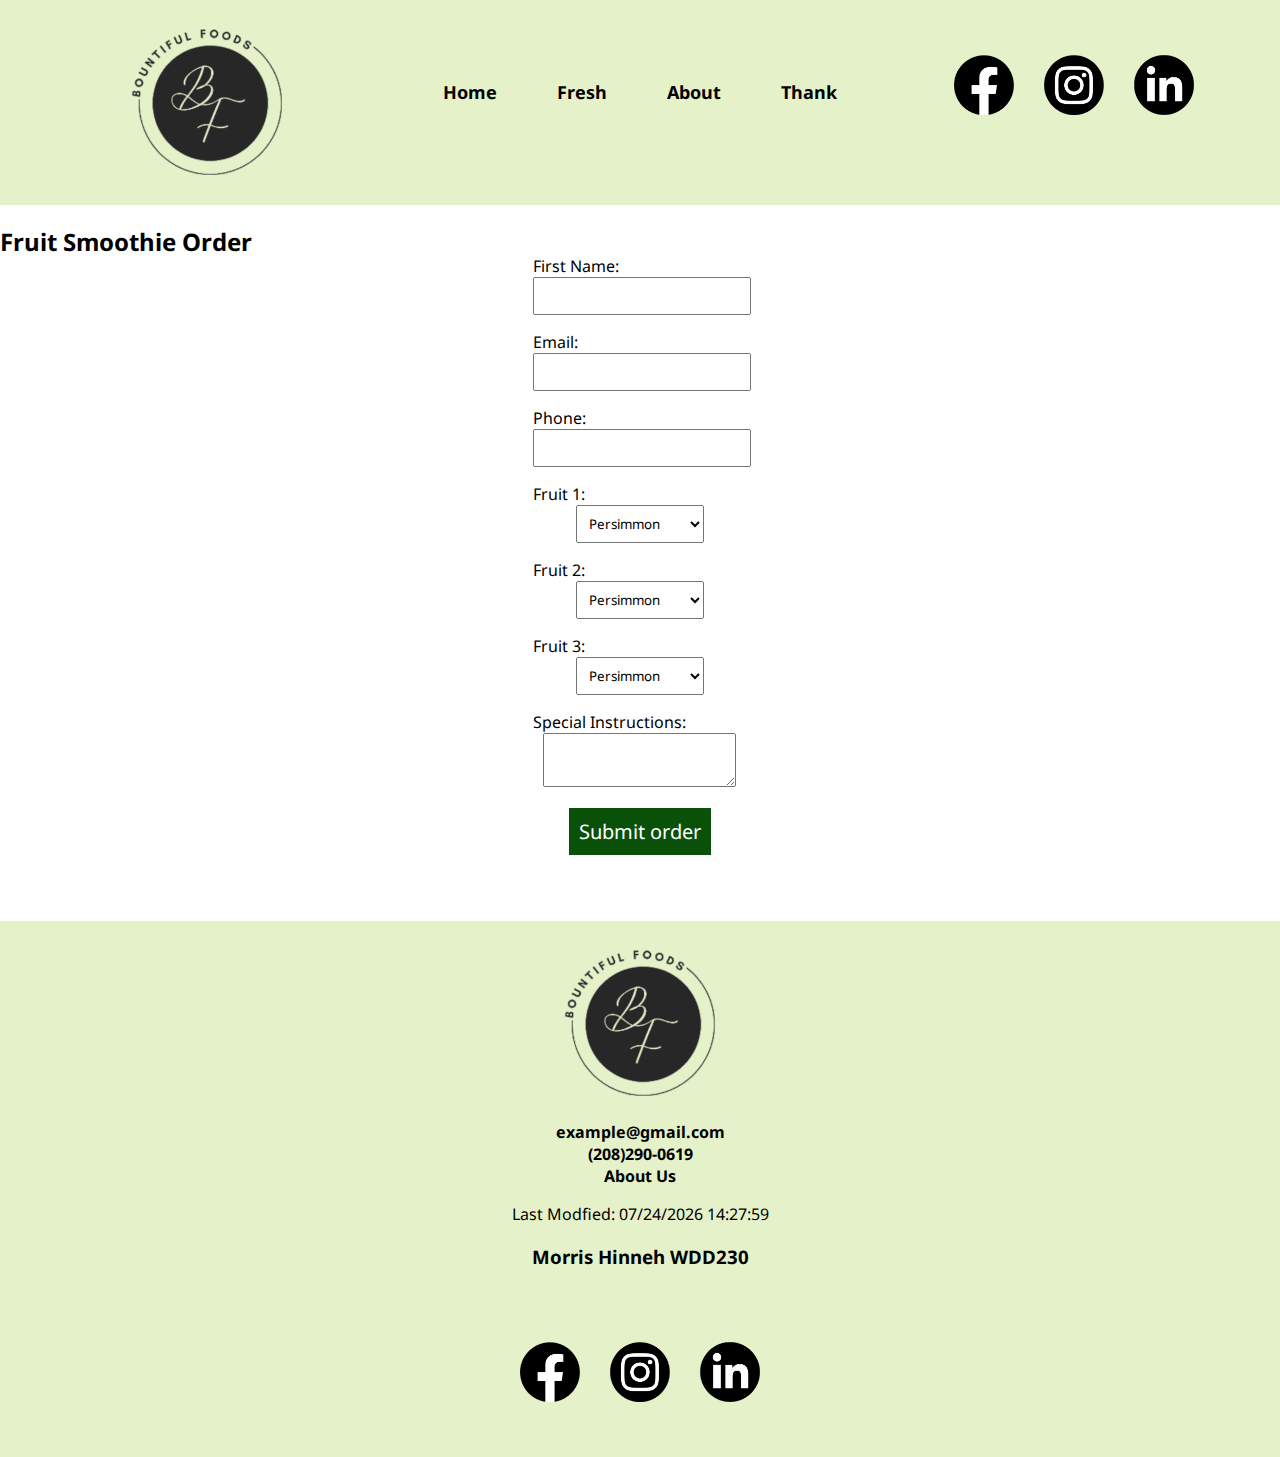
<file: fresh.html>
<!DOCTYPE html>
<html lang="en">
<head>
    <meta charset="UTF-8">
    <meta http-equiv="X-UA-Compatible" content="IE=edge">
    <meta name="viewport" content="width=device-width, initial-scale=1.0">
    <title>Bountiful Foods - Fresh</title>
    <link rel="stylesheet" href="styles/main.css">
  <script src="./scripts/fresh.js" defer></script>
</head>
<body>
    <header>
        <a id="logo-container" href="index.html"><img src="images/logo.png" alt="Logo" id="logo"></a>
        <nav>
            <a href="index.html">Home</a>
            <a href="fresh.html">Fresh</a>
            <a href="about.html">About</a>
            <a href="thankyou.html">Thank</a>
            
        </nav>
        <div id="socials">
            <a href="https://www.facebook.com/"><img src="images/facebook-logo.png" alt="Facebook"></a>
            <a href="https://www.instagram.com/"><img src="images/instagram-logo.png" alt="Instagram"></a>
            <a href="https://www.linkedin.com/"><img src="images/linkedin-logo.png" alt="LinkedIn"></a>
        </div>
        <a id="hamburger" href="#">&#8801;</a>
        <a id="close" href="#">&#10005;</a>
    </header>
    <main>
        <h2>Fruit Smoothie Order</h2>
	    <form id="order-form" method="get" action="thankyou.html">
	    		<label for="first-name">First Name:</label>
	    		<input type="text" id="first-name" name="first-name" required>
	    		<label for="email">Email:</label>
	    		<input type="email" id="email" name="email" required>
	    		<label for="phone">Phone:</label>
	    		<input type="tel" id="phone" name="phone" required>
	    		<label for="fruits1">Fruit 1:</label>
	    		<select id="fruits1" name="fruit" required></select>
	    		<label for="fruits2">Fruit 2:</label>
	    		<select id="fruits2" name="fruit" required></select>
	    		<label for="fruits3">Fruit 3:</label>
	    		<select id="fruits3" name="fruit" required></select>
	    		<label for="special-instructions">Special Instructions:</label>
	    		<textarea id="special-instructions" name="special-instructions"></textarea>
	    	<input type="submit" value="Submit order"/>
	    </form>
        <div>
            <h3 id="output"></h3>
        </div>    
        
    </main>
    <footer>
        <a id="logo-container" href="index.html"><img src="images/logo.png" alt="Logo" id="logo"></a>
        <a href="mailto:example@gmail.com">example@gmail.com</a>
        <a href="tel:2082900619">(208)290-0619</a>
        <a href="about.html">About Us</a>
        <p>Last Modfied: <span id="lastModified"></span></p>
        <h3>Morris Hinneh WDD230</h3>
        <div id="socials">
            <a href="https://www.facebook.com/"><img src="images/facebook-logo.png" alt="Facebook"></a>
            <a href="https://www.instagram.com/"><img src="images/instagram-logo.png" alt="Instagram"></a>
            <a href="https://www.linkedin.com/"><img src="images/linkedin-logo.png" alt="LinkedIn"></a>
        </div>
    </footer>
</body>
</html>
</file>
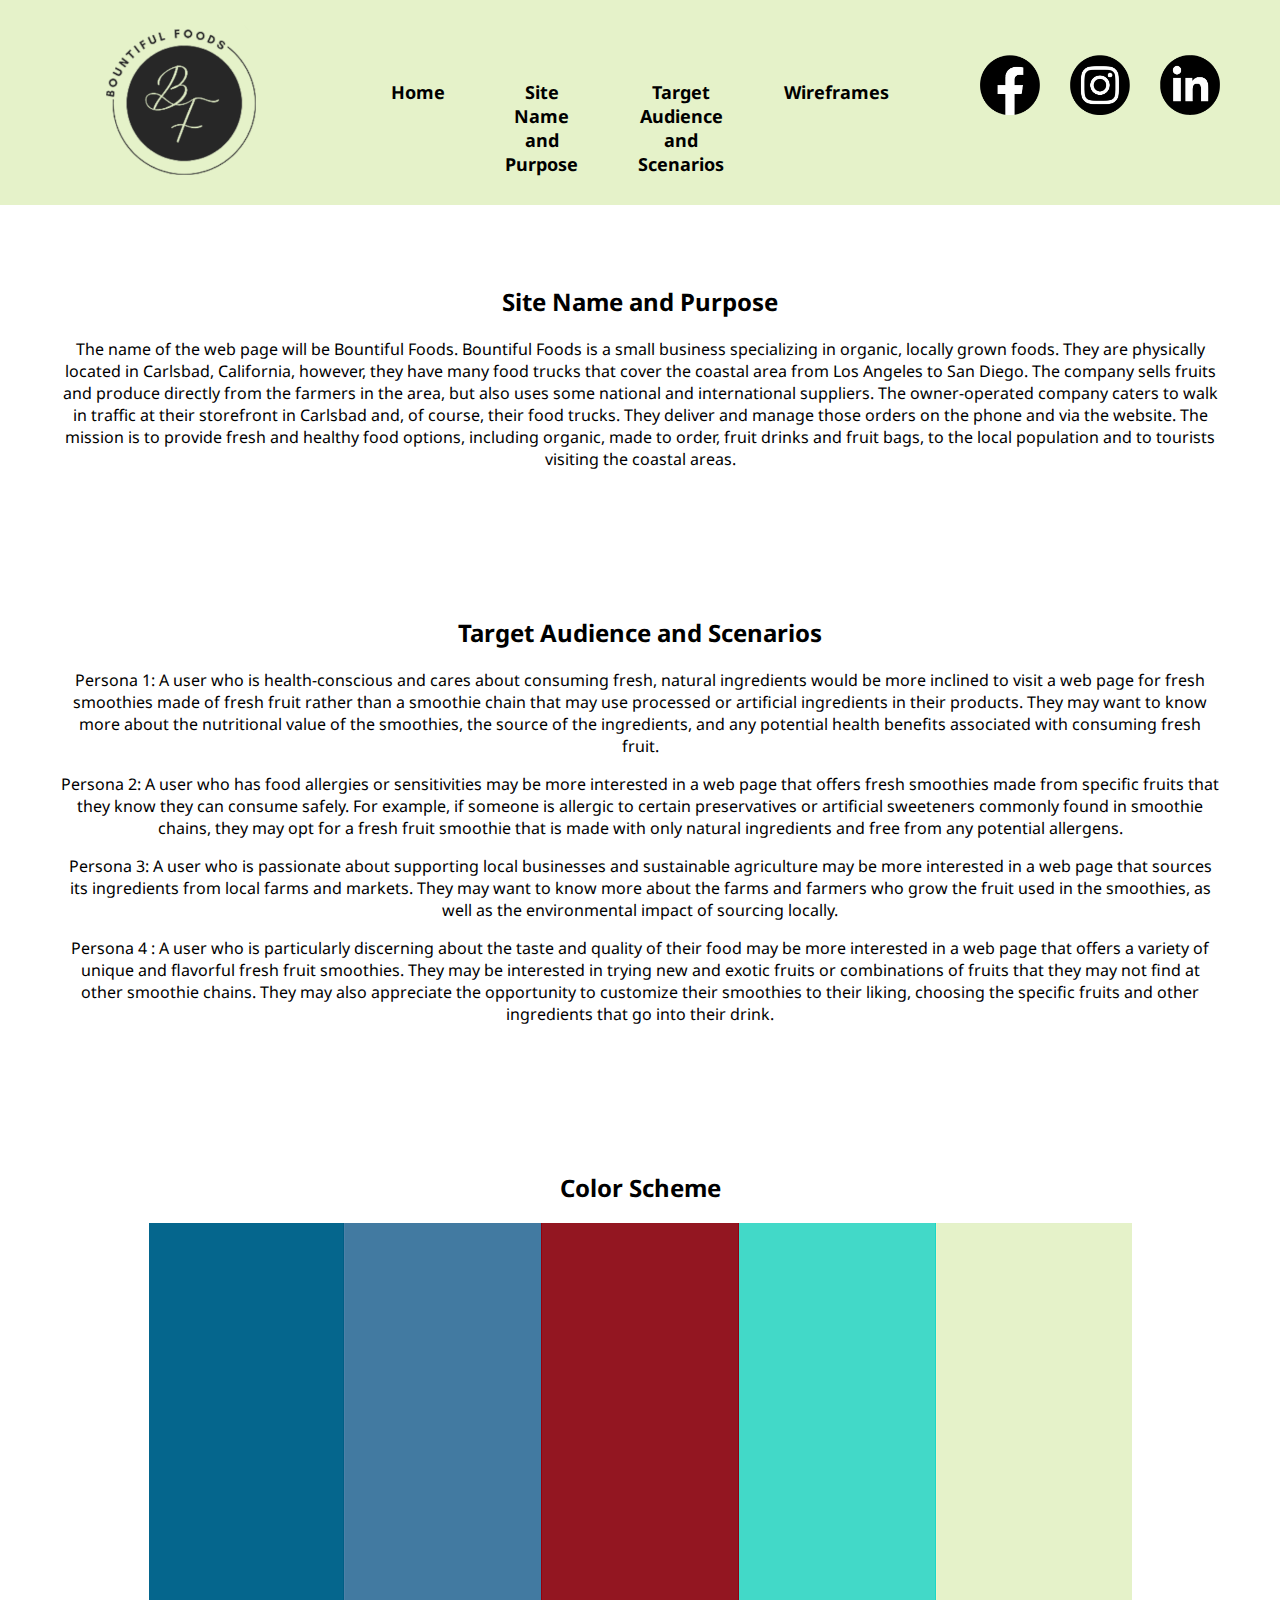
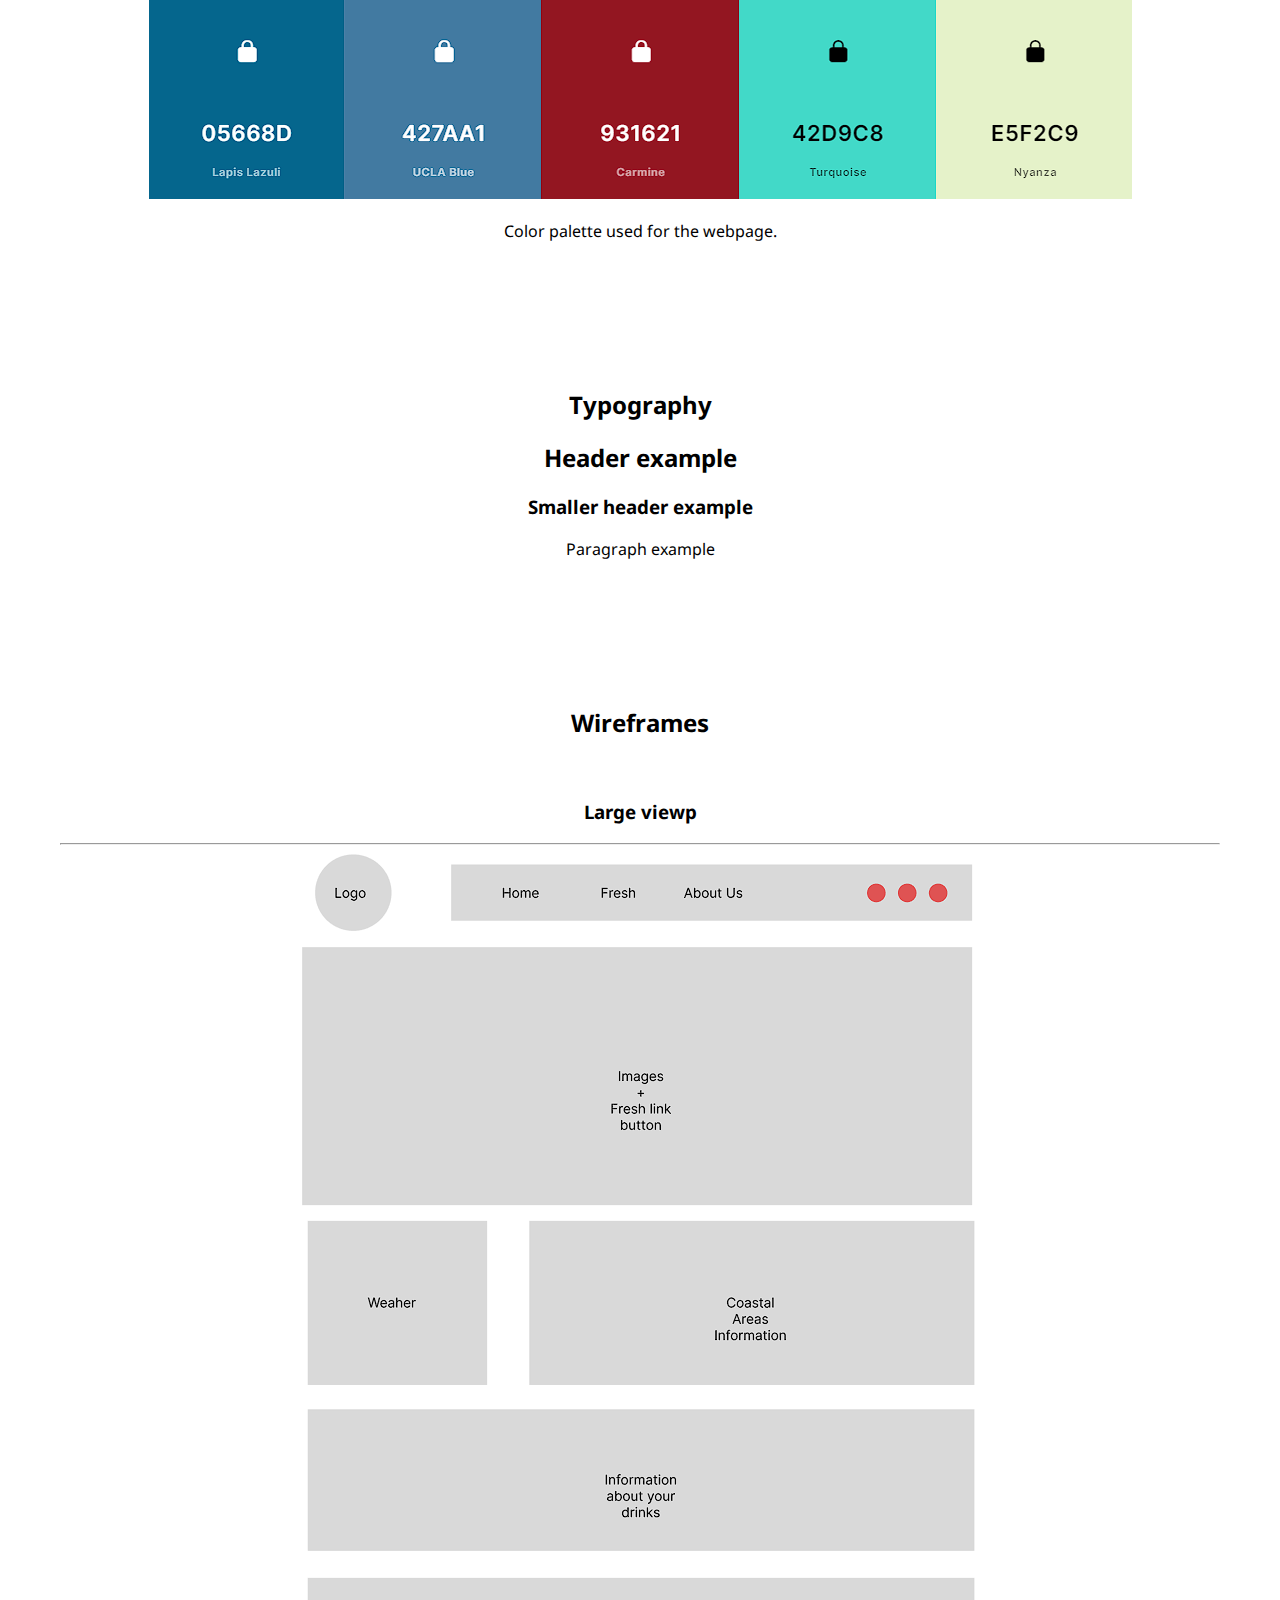
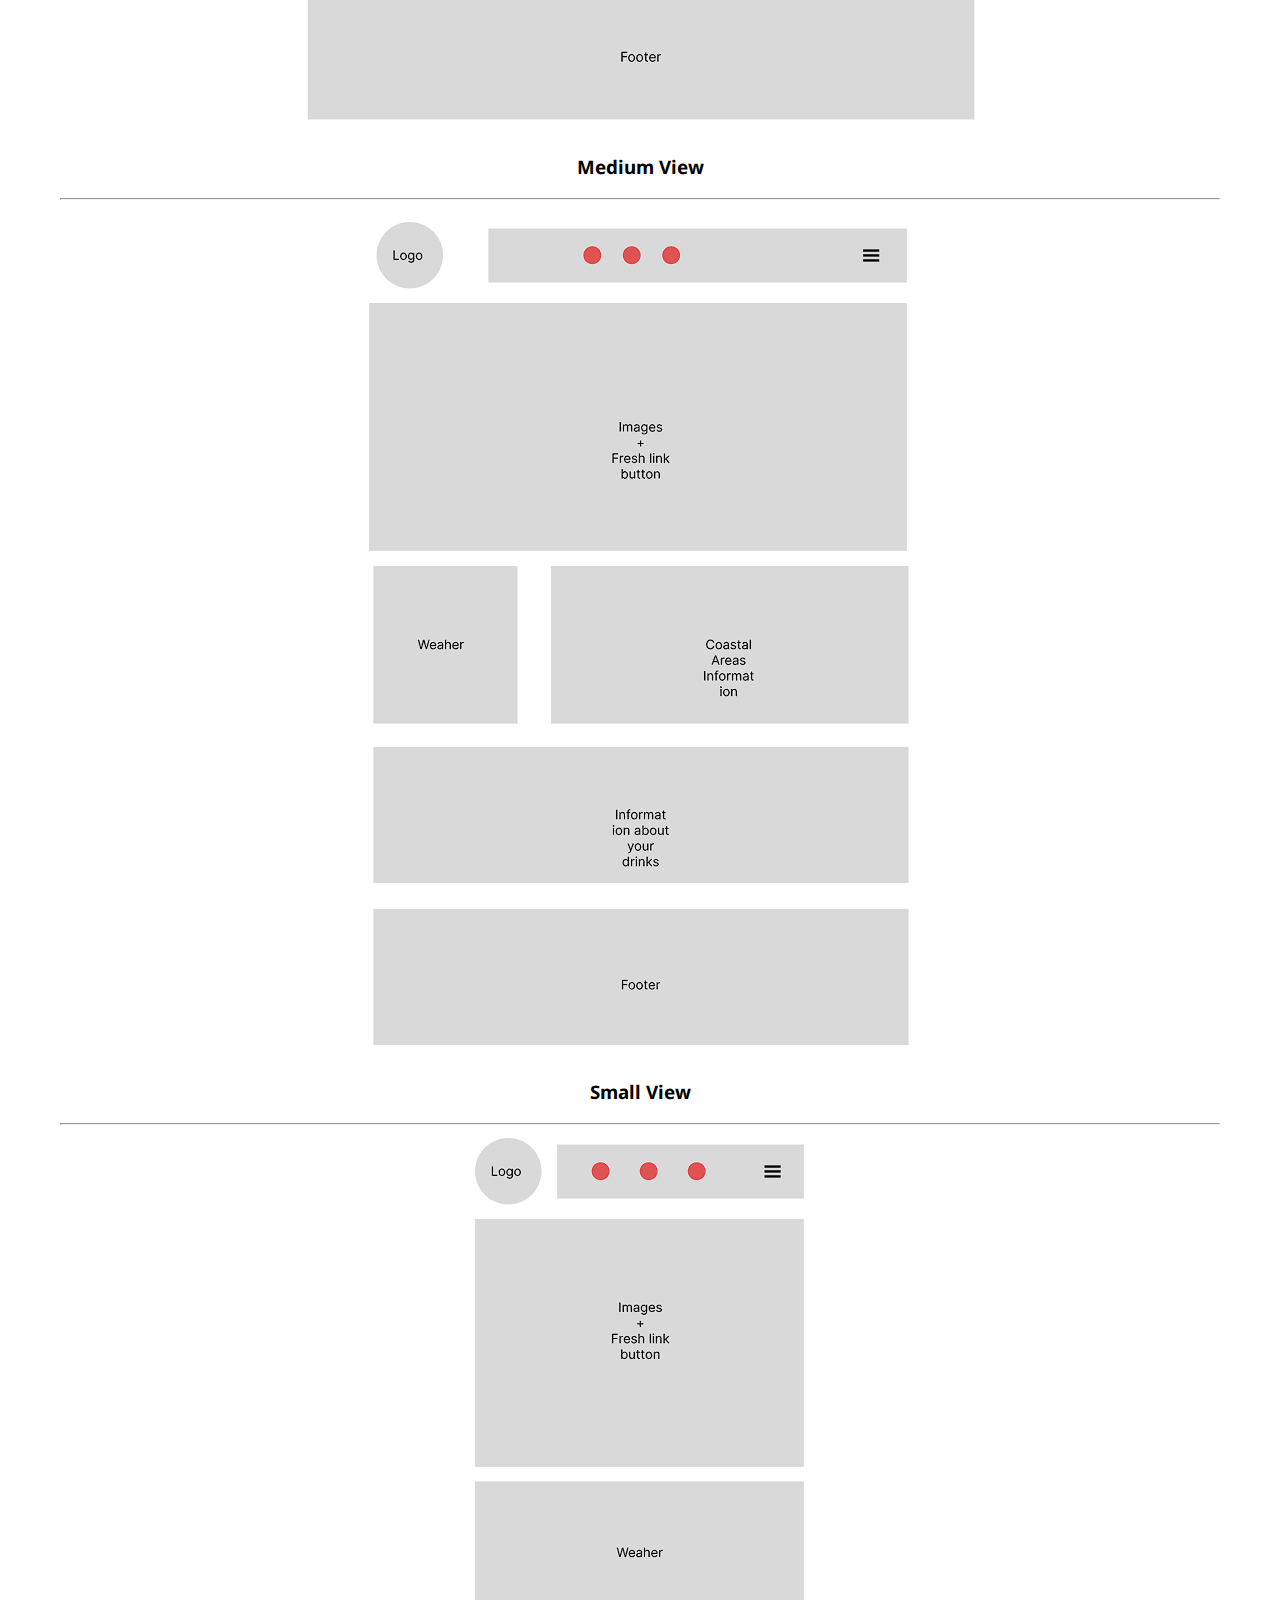
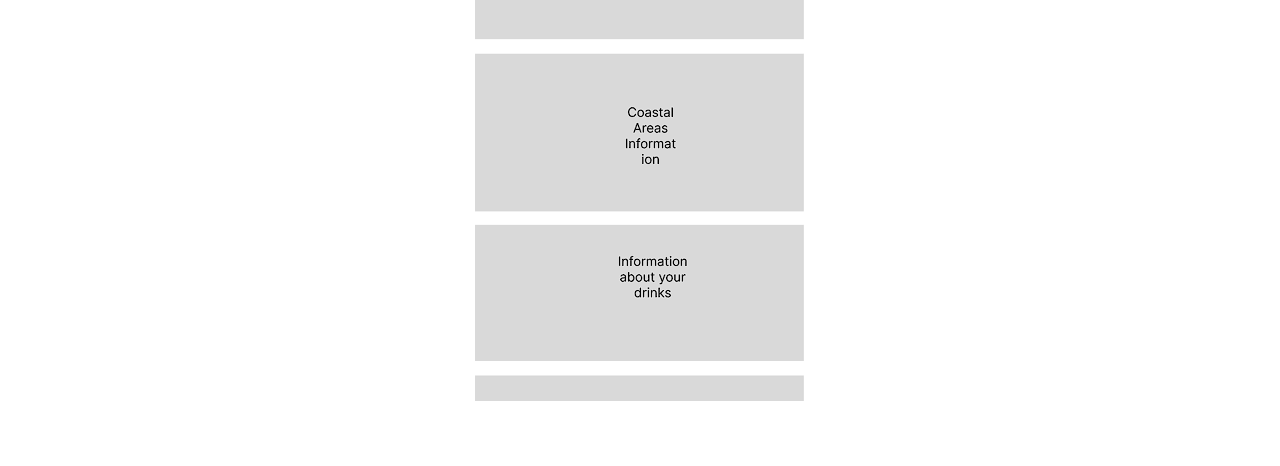
<file: planning_doc.html>
<!DOCTYPE html>
<html lang="en">
<head>
    <meta charset="UTF-8">
    <meta http-equiv="X-UA-Compatible" content="IE=edge">
    <meta name="viewport" content="width=device-width, initial-scale=1.0">
    <title>Bountiful Foods - Planning Document</title>
    <link rel="stylesheet" href="styles/planning.css">
</head>
<body>

    <header>
        <a id="logo-container" href="/"><img src="images/logo.png" alt="Logo" id="logo"></a>
        <nav>
            <a href="/">Home</a>
            <a href="#site-name">Site Name and Purpose</a>
            <a href="#target-audience">Target Audience and Scenarios</a>
            <a href="#wireframes">Wireframes</a>
        </nav>
        <div id="socials">
            <a href="https://www.facebook.com/"><img src="images/facebook-logo.png" alt="Facebook"></a>
            <a href="https://www.instagram.com/"><img src="images/instagram-logo.png" alt="Instagram"></a>
            <a href="https://www.linkedin.com/"><img src="images/linkedin-logo.png" alt="LinkedIn"></a>
        </div>
        <a id="hamburger" href="#">&#8801;</a>
        <a id="close" href="#">&#10005;</a>
    </header>
    <main>
        <section id="site-name">
            <h2>Site Name and Purpose</h2>
            <p>
                The name of the web page will be Bountiful Foods. Bountiful 
                Foods is a small business specializing in organic, locally grown 
                foods. They are physically located in Carlsbad, California, however,
                they have many food trucks that cover the coastal area from Los 
                Angeles to San Diego. The company sells fruits and produce directly
                from the farmers in the area, but also uses some national and international
                suppliers. The owner-operated company caters to walk in traffic at their 
                storefront in Carlsbad and, of course, their food trucks. They deliver and 
                manage those orders on the phone and via the website. The mission is to 
                provide fresh and healthy food options, including organic, made to order, 
                fruit drinks and fruit bags, to the local population and to tourists visiting 
                the coastal areas.
            </p>
        </section>
        <section id="target-audience">
            <h2>Target Audience and Scenarios</h2>
            <p>
                Persona 1: A user who is health-conscious and cares about 
                consuming fresh, natural ingredients would be more inclined to visit a web page 
                for fresh smoothies made of fresh fruit rather than a smoothie chain that may
                use processed or artificial ingredients in their products. They may want to 
                know more about the nutritional value of the smoothies, the source of the 
                ingredients, and any potential health benefits associated with consuming fresh fruit.
            </p>
            <p>
                Persona 2: A user who has food allergies or sensitivities may be more 
                interested in a web page that offers fresh smoothies made from specific fruits 
                that they know they can consume safely. For example, if someone is allergic to 
                certain preservatives or artificial sweeteners commonly found in smoothie chains,
                they may opt for a fresh fruit smoothie that is made with only natural 
                ingredients and free from any potential allergens.
            </p> 
            <p>
                Persona 3: A user who is passionate about supporting local businesses and 
                sustainable agriculture may be more interested in a web page that sources its 
                ingredients from local farms and markets. They may want to know more about the 
                farms and farmers who grow the fruit used in the smoothies, as well as the 
                environmental impact of sourcing locally.
            </p>
            <p>
                Persona 4 : A user who is particularly discerning about the taste and 
                quality of their food may be more interested in a web page that offers a variety
                of unique and flavorful fresh fruit smoothies. They may be interested in trying 
                new and exotic fruits or combinations of fruits that they may not find at other 
                smoothie chains. They may also appreciate the opportunity to customize their 
                smoothies to their liking, choosing the specific fruits and other ingredients 
                that go into their drink.
            </p>
        </section>
        <section>
            <h2>Color Scheme</h2>
            <img src="images/color-palette.png" alt="Color Palette">
            <p>Color palette used for the webpage.</p>
        </section>
        <section>
            <h2>Typography</h2>
            <h2>Header example</h2>
            <h3>Smaller header example</h3>
            <p>Paragraph example</p>
        </section>
        <section id="wireframes">
            <h2>Wireframes</h2>
            <br>
            <h3>Large viewp</h3>
            <hr>
            <img src="images/large-view-wireframe.png" alt="Large View">
            <br>
            <h3>Medium View</h3>
            <hr>
            <img src="images/medium-view-wireframe.png" alt="Medium View">
            <br>
            <h3>Small View</h3>
            <hr>
            <img src="images/smaller-view-wireframe.png" alt="Small View">
        </section>

    </main>
    <footer>

    </footer>
    
</body>
</html>
</file>
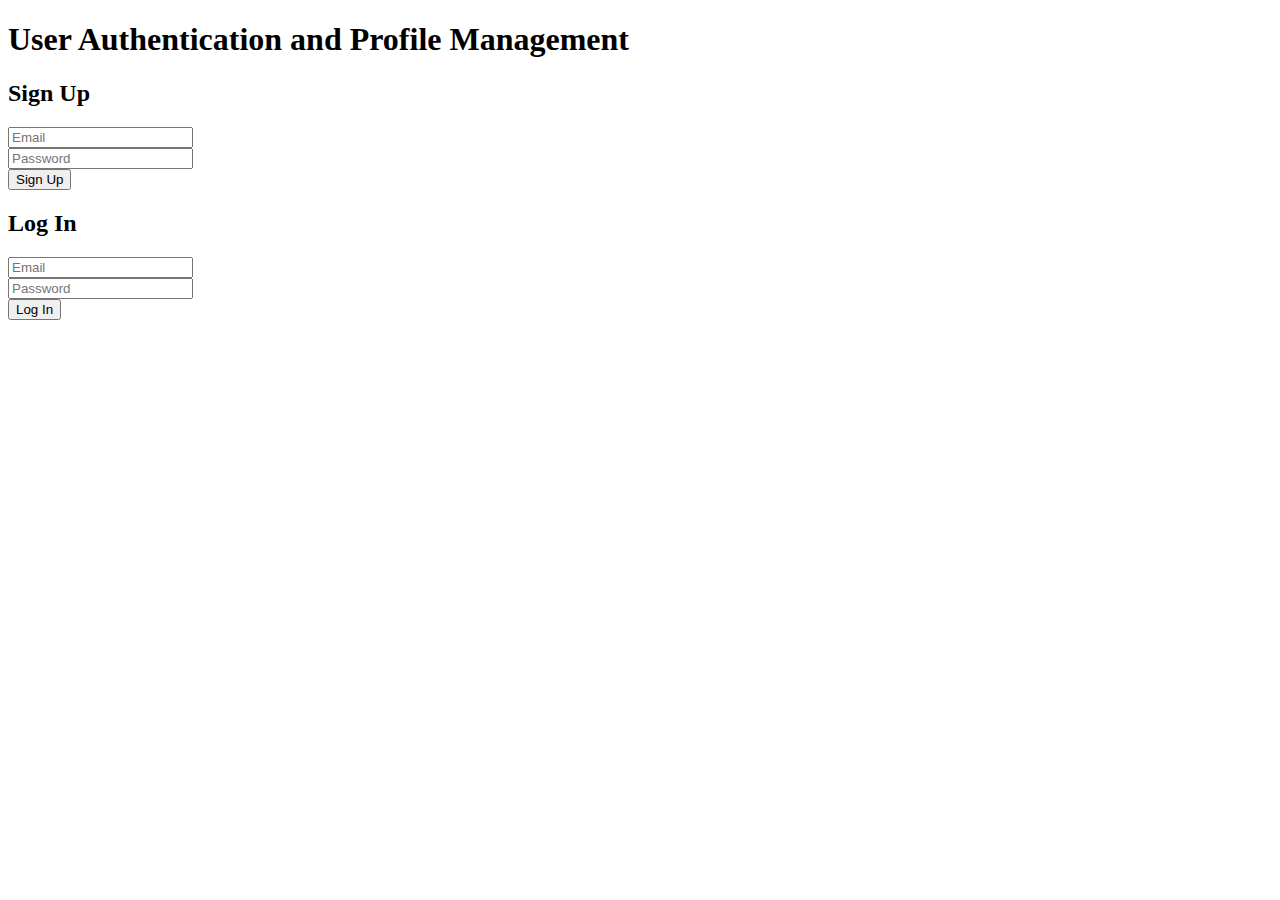
<file: profile.html>
<!DOCTYPE html>
<html lang="en">

<head>
    <meta charset="UTF-8">
    <meta name="viewport" content="width=device-width, initial-scale=1.0">
    <title>User Authentication and Profile Management</title>
</head>

<body>
    <h1>User Authentication and Profile Management</h1>

    <div>
        <h2>Sign Up</h2>
        <input type="email" id="email" placeholder="Email"><br>
        <input type="password" id="password" placeholder="Password"><br>
        <button onclick="signUp()">Sign Up</button>
    </div>

    <div>
        <h2>Log In</h2>
        <input type="email" id="email" placeholder="Email"><br>
        <input type="password" id="password" placeholder="Password"><br>
        <button onclick="logIn()">Log In</button>
    </div>
</html>
<!--<p>Many parts of California remain submerged after a powerful atmospheric river slammed into the state, bringing heavy rain and snow.</p> -->
</file>
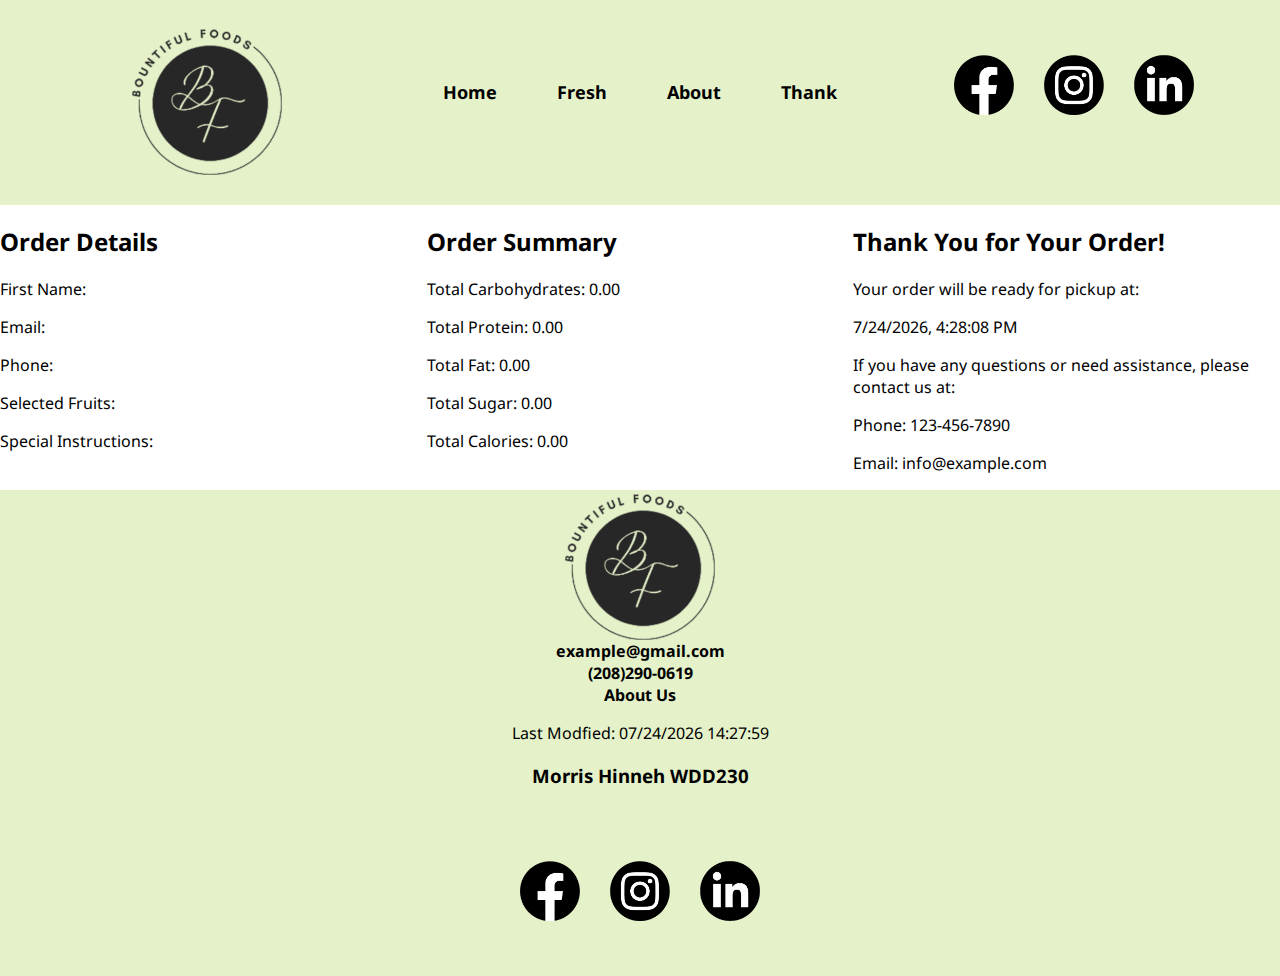
<file: thankyou.html>
<!DOCTYPE html>
<html lang="en">
<head>
    <meta charset="UTF-8">
    <meta name="viewport" content="width=device-width, initial-scale=1.0">
    <script src="./scripts/thankyou.js" defer></script>
    <script src="./scripts/main.js" defer></script>
    <link rel="stylesheet" href="styles/main.css">
    <title>Order Confirmation</title>
</head>
<body>
  <header>
        <a id="logo-container" href="index.html"><img src="images/logo.png" alt="Logo" id="logo"></a>
        <nav>
            <a href="index.html">Home</a>
            <a href="fresh.html">Fresh</a>
            <a href="about.html">About</a>
            <a href="thankyou.html">Thank</a>
            
        </nav>
        <div id="socials">
            <a href="https://www.facebook.com/"><img src="images/facebook-logo.png" alt="Facebook"></a>
            <a href="https://www.instagram.com/"><img src="images/instagram-logo.png" alt="Instagram"></a>
            <a href="https://www.linkedin.com/"><img src="images/linkedin-logo.png" alt="LinkedIn"></a>
        </div>
        <a id="hamburger" href="#">&#8801;</a>
        <a id="close" href="#">&#10005;</a>
    </header>
  </header>
<Main>
  <section>
    <h2>Order Details</h2>
    <p>First Name: <span id="firstName"></span></p>
    <p>Email: <span id="email"></span></p>
    <p>Phone: <span id="phone"></span></p>
    <p>Selected Fruits: <span id="fruits"></span></p>
    <p>Special Instructions: <span id="specialInstructions"></span></p>
  </section>

  <section>
    <h2>Order Summary</h2>
    <p>Total Carbohydrates: <span id="carbohydrates"></span></p>
    <p>Total Protein: <span id="protein"></span></p>
    <p>Total Fat: <span id="fat"></span></p>
    <p>Total Sugar: <span id="sugar"></span></p>
    <p>Total Calories: <span id="calories"></span></p>
  </section>

  <section>
    <h2>Thank You for Your Order!</h2>
    <p>Your order will be ready for pickup at:</p>
    <p><span id="pickupTime"></span></p>
    <p>If you have any questions or need assistance, please contact us at:</p>
    <p>Phone: 123-456-7890</p>
    <p>Email: info@example.com</p>
  </section>
</Main>
<footer>
        <a href="index.html"><img src="images/logo.png" alt="Logo" id="logo"></a>
        <a href="mailto:example@gmail.com">example@gmail.com</a>
        <a href="tel:2082900619">(208)290-0619</a>
        <a href="about.html">About Us</a>
        <p>Last Modfied: <span id="lastModified"></span></p>
        <h3>Morris Hinneh WDD230</h3>
        <div id="socials">
            <a href="https://www.facebook.com/"><img src="images/facebook-logo.png" alt="Facebook"></a>
            <a href="https://www.instagram.com/"><img src="images/instagram-logo.png" alt="Instagram"></a>
            <a href="https://www.linkedin.com/"><img src="images/linkedin-logo.png" alt="LinkedIn"></a>
        </div>
    </footer>
  </body>
  </html>
</file>
<file: styles/main.css>
@import url('https://fonts.googleapis.com/css2?family=Noto+Sans&display=swap');

* {
    font-family: 'Noto Sans', sans-serif;
    color: black;
}

#map {

    height: 400px;
    width: 100%;
  }

body {
    padding: 0;
    margin: 0;
}

a {
    text-decoration: none;
}

a:hover {
    color: #05668D;
}

header {
    display: grid;
    grid-template-columns: 1fr 1fr 1fr;
    text-align: center;
    background-color: #e5f2c9;
}

footer {
    justify-content: center;
    text-align: center;
    background-color: #e5f2c9;
}

footer img{
    display: block;
    margin: 0 auto;
}

footer a {
    display: block;
    font-weight: 700;
    margin: 0 auto;
    max-width: fit-content;
}

#logo-container {
    max-width: fit-content;
    margin: 0 auto;
    padding: 25px;
}

#logo {
    max-width: 150px;
}

nav {
    display: flex;
    justify-content: center;
}

nav a {
    font-size: large;
    font-weight: bold;
    margin: 65px 15px;
    display: block;
    padding: 15px;
    height: 0;
}

#socials {
    display: flex;
    justify-content: center;
}

#socials a {
    margin: 55px 15px;
}

#socials img {
    max-width: 60px;
}


#hamburger, #close {
    display: none;
}

#form {
    grid-column: 1/4;
}

form {
    text-align: center;
    margin: 50px 25%;
}

label {
    display: block;
text-align: left;
}


/* ------------------------------------------------------------ */

main {
    display: grid;
    grid-template-columns: 1fr 1fr 1fr;

}

#CTA {
    display: flex;
    flex-direction: column;
    grid-column: 1/4;
    justify-content: center;
    width: 100%;
    height: 700px;
    align-items: center;
    background-image: url("../images/smoothies.jpg");
}

#CTA h2{
    font-weight: 800;
    color: white;
    font-size: 75px;
}

#CTA a{
    padding: 20px;
    background-color: white;
    border-radius: 10px;
}

#hero-img-1 {
    display: block;
    object-fit: cover;
    width: 100%;
    height: 100%;
    margin: 0 auto;
}

#hero-img-2 {
    display: none;
    object-fit: cover;
    width: 100%;
    height: 100%;
    margin: 0 auto;
}

#hero-img-3 {
    display: none;
    object-fit: cover;
    width: 100%;
    height: 100%;
    margin: 0 auto;
}

#hero-img-4 {
    display: none;
    object-fit: cover;
    width: 100%;
    height: 100%;
    margin: 0 auto;
}

#weather {
    grid-column: 1;
    display: flex;
    flex-direction: column;
    max-height: 500px;
    justify-content: center;
    text-align: center;
    text-decoration: white;
    background-color: #5bb4d7;
    padding: 20px;
}
#weather img {
    margin: 0 auto;
    padding: 20px;
    max-width: 15%;
}

#weather h2, #weather h3, #weather p {
    margin: 0 auto;
}

#information {
    grid-column: 2/4;
    display: grid;
    grid-template-columns: auto auto auto;
    object-fit: cover;
    background-color: #931621;
    padding: 20px;
}

#information h2, #information h3, #information p {
    color: azure;
}

#information h2 {
    grid-column: 1/4;
    text-align: center;

}

#information div {
    display:flex;
    justify-content: center;
    padding: 20px;
    max-width: fit-content;
}

#news0 {
    grid-column: 1;
}

#news1 {
    grid-column: 2;
}

#news2 {
    grid-column: 3;
}

#information div img {
    max-width: 300px;
    object-fit: cover;
    max-width: 100%;
}

#news0, #news1, #news2 {
    flex-direction:column ;
    margin-top: -25px;
}

#your-drinks {
    grid-column: 1/4;
    width: 100%;
    height: 300px;
    justify-content: center;
    text-align: center;
}
#contact-info{
    grid-column: 3/4;
    
}
#company-info{
    grid-column: 1/3;
    padding-left: 100px;
    padding: 30px;
}
input[type="submit"] {
    background-color: rgb(9, 81, 9);
    border: none;
    color: white;
    font-size: 20px;
    padding: 10px;
}
input, textarea, select{
    padding: .5rem;
    margin-bottom: 1rem;
}
</file>
<file: styles/planning.css>
@import url('https://fonts.googleapis.com/css2?family=Noto+Sans&display=swap');

* {
    font-family: 'Noto Sans', sans-serif;
    color: black;
}

body {
    padding: 0;
    margin: 0;
}

a {
    text-decoration: none;
}

a:hover {
    color: #05668D;
}

header {
    display: grid;
    grid-template-columns: 1fr 1fr 1fr;
    text-align: center;
    background-color: #e5f2c9;
}

#logo-container {
    max-width: fit-content;
    margin: 0 auto;
    padding: 25px;
}

#logo {
    max-width: 150px;
}

nav {
    display: flex;
    justify-content: center;
}

nav a {
    font-size: large;
    font-weight: bold;
    margin: 65px 15px;
    display: block;
    padding: 15px;
    height: 0;
}

#socials {
    display: flex;
    justify-content: center;
}

#socials a {
    margin: 55px 15px;
}

#socials img {
    max-width: 60px;
}


#hamburger, #close {
    display: none;
}

main {
    text-align: center;
}

section {
    padding: 50px;
    margin: 10px;
}
</file>
